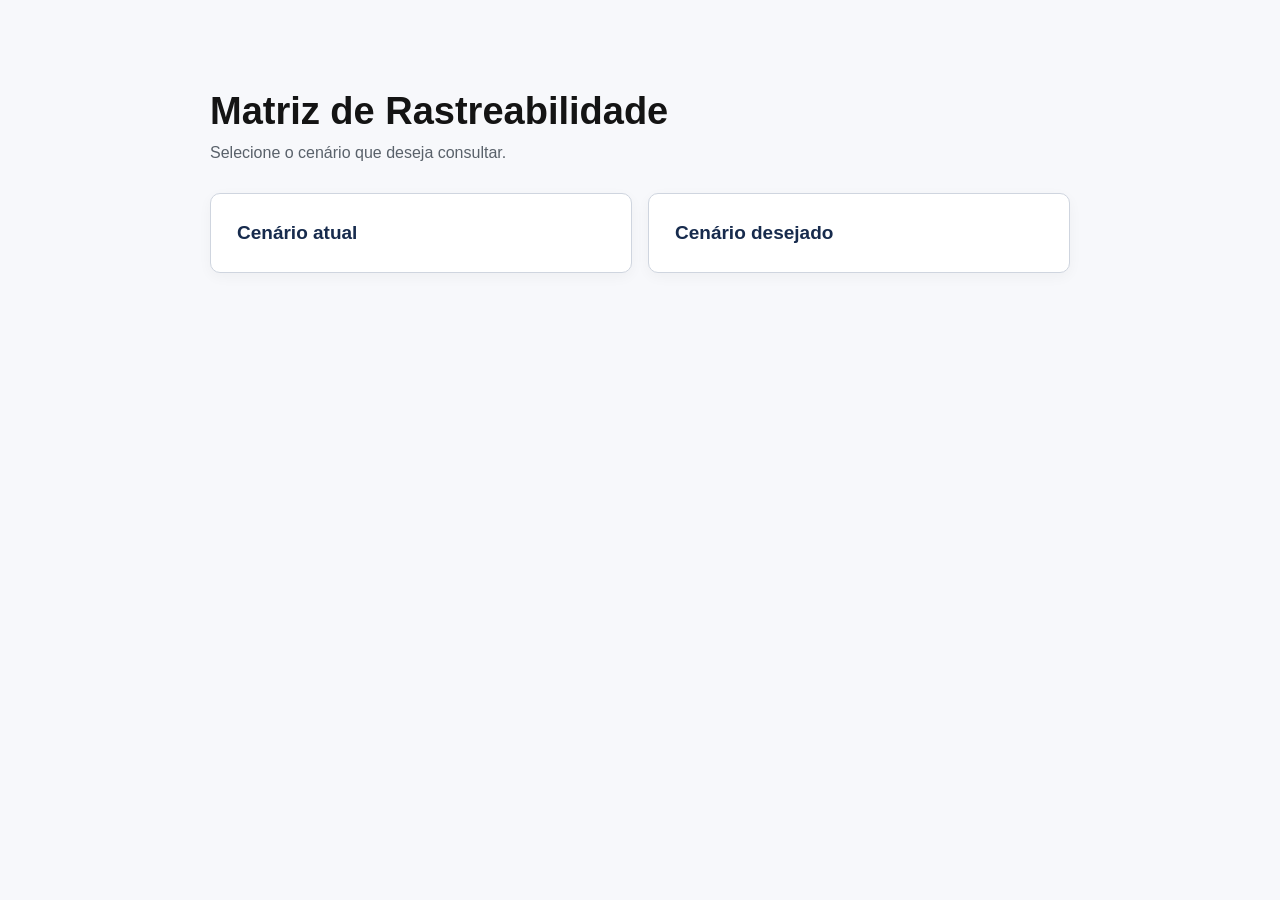
<file: index.html>
<!doctype html>
<html lang="pt-BR">
<head>
  <meta charset="utf-8">
  <meta name="viewport" content="width=device-width, initial-scale=1">
  <title>Matriz de Rastreabilidade</title>
  <style>
    * { box-sizing: border-box; }
    body {
      margin: 0;
      min-height: 100vh;
      display: grid;
      justify-items: center;
      align-items: start;
      padding: clamp(56px, 10vh, 110px) 24px 24px;
      color: #202124;
      background: #f7f8fb;
      font-family: Arial, Helvetica, sans-serif;
    }
    main { width: min(860px, 100%); }
    h1 { margin: 0 0 8px; color: #141414; font-size: clamp(26px, 5vw, 38px); }
    p { margin: 0 0 28px; color: #59616a; line-height: 1.5; }
    nav { display: grid; grid-template-columns: repeat(2, minmax(0, 1fr)); gap: 16px; }
    a {
      display: block;
      padding: 28px 26px;
      border: 1px solid #cfd5df;
      border-radius: 10px;
      color: #172b4d;
      background: #fff;
      text-decoration: none;
      box-shadow: 0 4px 14px #0000000a;
    }
    a:hover { border-color: #315da8; box-shadow: 0 6px 18px #00000012; }
    a:focus-visible { outline: 3px solid #315da8; outline-offset: 3px; }
    strong { display: block; font-size: 19px; }
    @media (max-width: 600px) { nav { grid-template-columns: 1fr; } }
  </style>
</head>
<body>
  <main>
    <h1>Matriz de Rastreabilidade</h1>
    <p>Selecione o cenário que deseja consultar.</p>
    <nav aria-label="Cenários de rastreabilidade">
      <a href="cenario-atual/">
        <strong>Cenário atual</strong>
      </a>
      <a href="cenario-desejado/">
        <strong>Cenário desejado</strong>
      </a>
    </nav>
  </main>
</body>
</html>
</file>
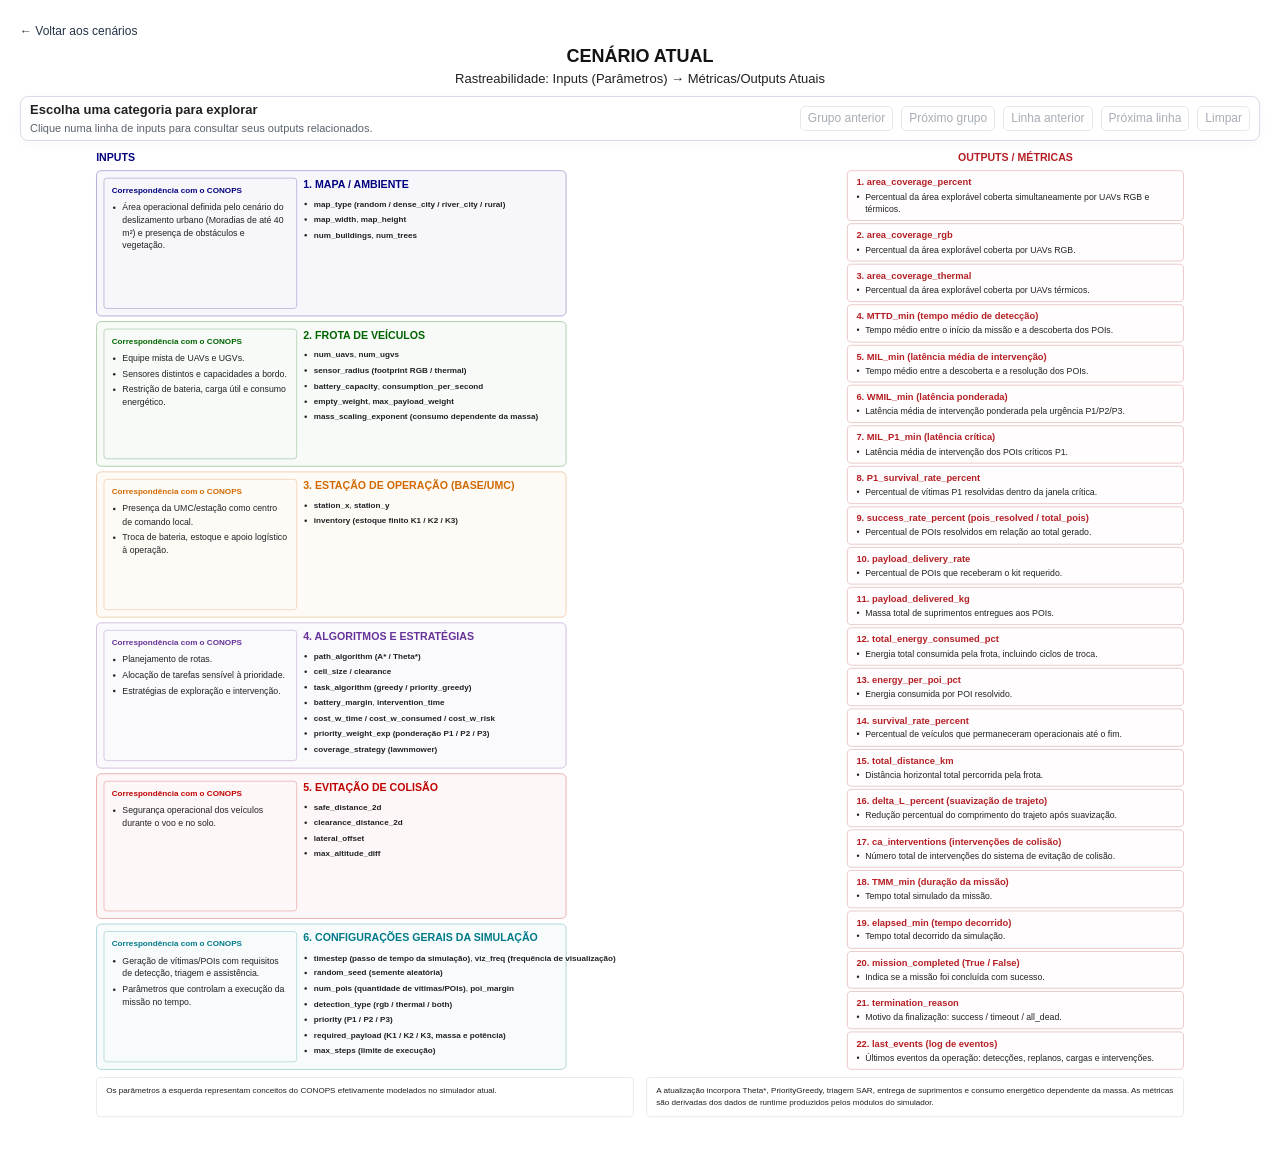
<file: cenario-atual/index.html>
<!doctype html>
<html lang="pt-BR">
<head>
  <meta charset="utf-8">
  <meta name="viewport" content="width=device-width, initial-scale=1">
  <title>Rastreabilidade</title>
  <link rel="stylesheet" href="styles.css">
  <script defer src="data.js"></script>
  <script defer src="app.js"></script>
</head>
<body>
  <a class="back-link" href="../">&larr; Voltar aos cen&aacute;rios</a>
  <main id="diagram"></main>
  <p id="model-status" role="status">Carregando diagrama…</p>
  <noscript>Ative o JavaScript no navegador para visualizar o diagrama.</noscript>
</body>
</html>
</file>
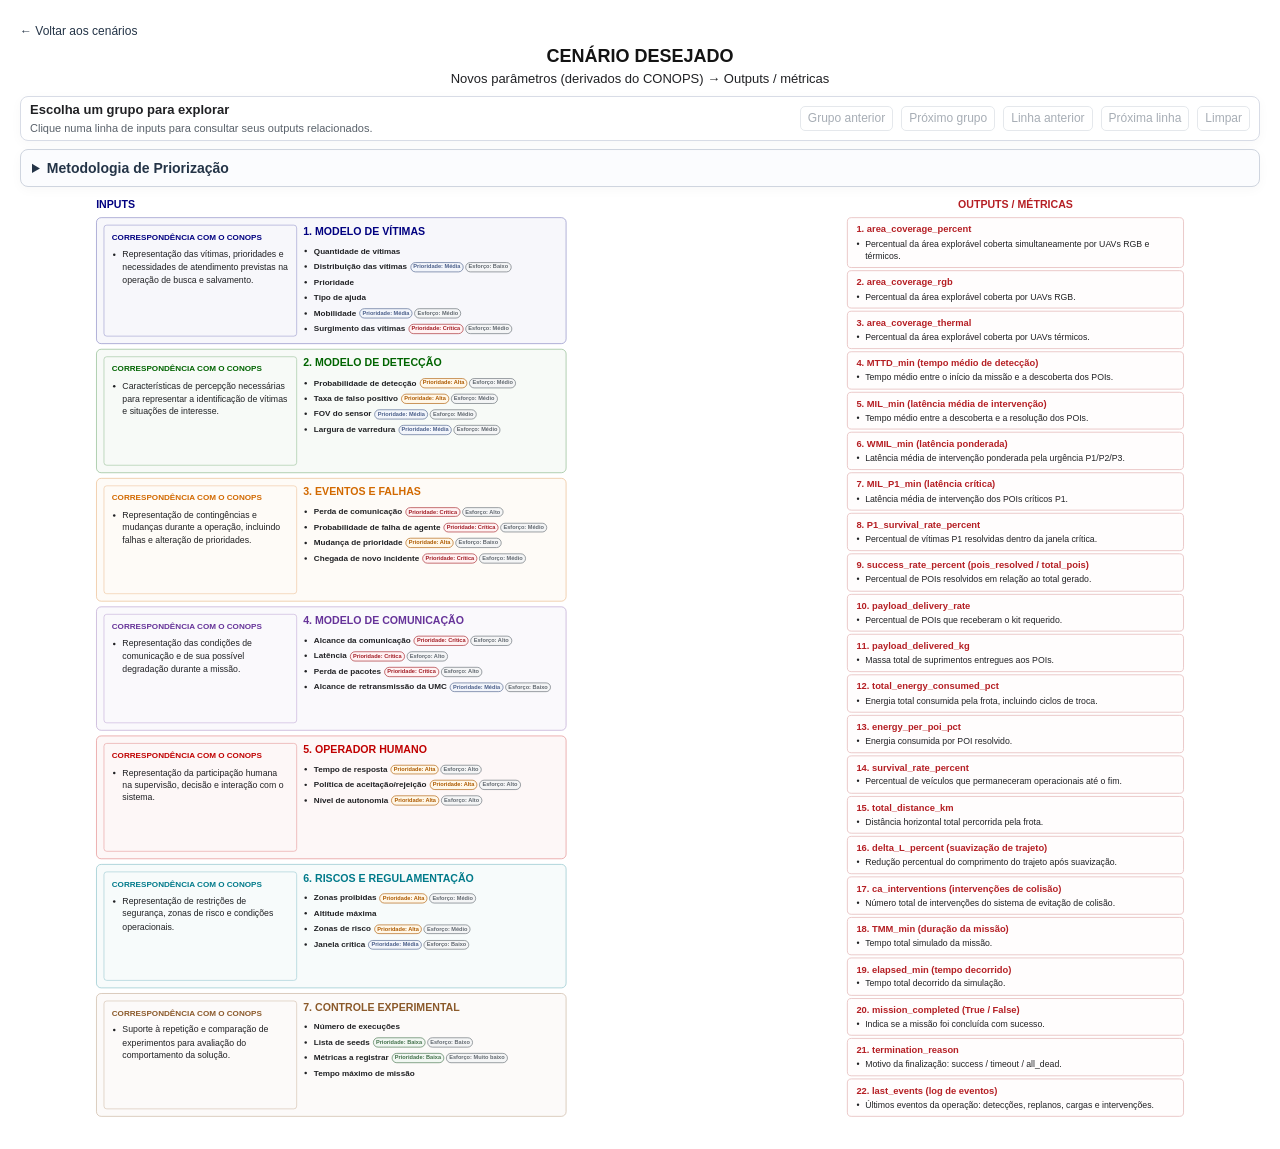
<file: cenario-desejado/index.html>
<!doctype html>
<html lang="pt-BR">
<head>
  <meta charset="utf-8">
  <meta name="viewport" content="width=device-width, initial-scale=1">
  <title>Rastreabilidade</title>
  <link rel="stylesheet" href="styles.css?v=20261124-esforco">
  <script defer src="data.js?v=20261124-esforco"></script>
  <script defer src="app.js?v=20261124-esforco"></script>
</head>
<body>
  <a class="back-link" href="../">&larr; Voltar aos cen&aacute;rios</a>
  <main id="diagram"></main>
  <p id="model-status" role="status">Carregando diagrama…</p>
  <noscript>Ative o JavaScript no navegador para visualizar o diagrama.</noscript>
</body>
</html>
</file>
<file: cenario-atual/styles.css>
* { box-sizing: border-box; }
body {
  margin: 0;
  padding: 20px;
  background: #fff;
  color: #202124;
  font-family: Arial, Helvetica, sans-serif;
  font-size: 14px;
  line-height: 1.45;
}
.back-link {
  display: inline-block;
  margin-bottom: 6px;
  color: #243447;
  font-size: 12px;
  text-decoration: none;
}
.back-link:hover { text-decoration: underline; }
.back-link:focus-visible { outline: 2px solid #243447; outline-offset: 2px; }
.diagram-header { text-align: center; margin-bottom: 8px; }
.diagram-header h1 { margin: 0 0 3px; font-size: 18px; line-height: 1.2; color: #141414; }
.diagram-subtitle { margin: 0; font-size: 13px; line-height: 1.3; }
.diagram-scroll { overflow: hidden; padding: 2px 2px 12px; }

.diagram-grid {
  display: grid;
  position: relative;
  transform-origin: top left;

  --outputs-width: clamp(540px, calc((100vw - 44px) / 2.42), 785.124px);
  grid-template-columns: 754px minmax(450px, 1fr) var(--outputs-width);
  min-width: calc(754px + 450px + var(--outputs-width));
  max-width: 2100px;
  margin-inline: auto;
  align-items: stretch;
}
.column-title { font-size: 17px; margin: 0 0 9px; line-height: 1.3; }
.inputs-column > .column-title { color: #000080; }
.outputs-column > .column-title { color: #b51f24; text-align: center; }
.inputs-column, .outputs-column { display: flex; flex-direction: column; }
.categories, .outputs-list { display: flex; flex-direction: column; flex: 1; gap: 8px; }
.category {
  display: grid;
  grid-template-columns: 310px 410px;
  gap: 10px;
  padding: 11px;
  border: 1px solid var(--category-color);
  border-color: color-mix(in srgb, var(--category-color) 48%, white);
  border-radius: 8px;
  background: color-mix(in srgb, var(--category-color) 3%, white);
  flex: 1;
}
.conops {
  padding: 10px 12px;
  border: 1px solid var(--category-color);
  border-color: color-mix(in srgb, var(--category-color) 38%, white);
  border-radius: 5px;
}
.conops h3 { margin: 0 0 7px; font-size: 13px; color: var(--category-color); }
.conops ul, .input-list { margin: 0; padding-left: 17px; }
.conops li + li { margin-top: 5px; }
.category h2 { color: var(--category-color); font-size: 17px; margin: 0 0 9px; line-height: 1.25; }
.input-list li { padding: 3px 0; white-space: nowrap; font-size: 13px; }
.input-label { font-weight: 600; }
.outputs-list { list-style: none; padding: 0; margin: 0; gap: 4px; }
.output {
  border: 1px solid #dfaaaa;
  border-radius: 7px;
  padding: 8px 14px;
  background: #fffdfd;
  flex: 1;
}
.output h3 { margin: 0 0 3px; color: #b51f24; font-size: 15px; line-height: 1.3; overflow-wrap: anywhere; }
.output p { margin: 0; padding-left: 14px; position: relative; }
.output p::before { content: "•"; position: absolute; left: 0; }
.reference-notes { grid-column: 1 / -1; margin-top: 12px; display: grid; grid-template-columns: 1fr 1fr; gap: 20px; }
.reference-notes p { margin: 0; padding: 12px 15px; border: 1px solid #d8dce6; border-radius: 7px; font-size: 13px; }
#model-status { max-width: 1900px; margin: 8px auto; color: #a21d25; }
#model-status:empty { display: none; }
@media (max-width: 700px) {
  body { padding: 12px; }
  .diagram-header { text-align: left; }
}


.connections {
  position: absolute;
  inset: 0;
  width: 100%;
  height: 100%;
  pointer-events: none;
  overflow: visible;
}
.connection {
  vector-effect: non-scaling-stroke;
}

.category.is-selected {
  box-shadow: inset 0 0 0 2px var(--category-color);
}
.output.is-related {
  box-shadow: inset 0 0 0 2px var(--selection-color);
  background: color-mix(in srgb, var(--selection-color) 7%, white);
}


.category, .input-row, .input-block > h2 { cursor: pointer; }
.input-row.is-focused {
  background: color-mix(in srgb, var(--category-color) 12%, white);
  box-shadow: inset 3px 0 var(--category-color);
  margin-left: -7px;
  padding-left: 7px;
}
.input-row:focus-visible, .input-block > h2:focus-visible {
  outline: 2px solid var(--category-color); outline-offset: 2px;
}
.connection-unit { visibility: hidden; opacity: 0; }
.route-halo, .route-stem, .route-branch { fill: none; stroke-linejoin: miter; }
.route-halo { stroke: white; stroke-width: 7; }
.route-stem, .route-branch { stroke: var(--route-color); stroke-width: 2.2; }
.route-origin { fill: var(--route-color); stroke: white; stroke-width: 1.5; }
.connection-unit.is-focused .route-stem,
.connection-unit.is-focused .route-branch { stroke-width: 3; }

.connection-unit.is-selected.is-focused { visibility: visible; opacity: 1; }
.has-selection .output:not(.is-related) { opacity: .45; }
.relation-reader {
  position: sticky; top: 0; z-index: 5; background: #fff;
  border: 1px solid #d8dce6; border-radius: 8px;
  padding: 5px 9px; margin: 0 0 8px;
  display: flex; flex-wrap: wrap; justify-content: space-between; align-items: center; gap: 10px;
  line-height: 1.3;
  box-shadow: 0 3px 12px #00000008;
}
.relation-reader strong, .relation-reader span { display: block; }
.relation-reader strong { font-size: 13px; overflow-wrap: anywhere; }
.relation-reader span { font-size: 11px; color: #59616a; margin-top: 2px; }
.relation-reader > .reader-controls {
  display: flex;
  flex-wrap: wrap;
  gap: 8px;
  flex-shrink: 0;
}
.relation-reader button {
  font: inherit; font-size: 12px; padding: 4px 7px; border: 1px solid #bdc6d0;
  border-radius: 5px; background: white; color: #243447; cursor: pointer;
}
.relation-reader button:disabled { opacity: .4; cursor: default; }
.relation-reader button:focus-visible { outline: 2px solid #243447; outline-offset: 2px; }
.related-output-names {
  display: flex; flex-wrap: wrap; gap: 2px 18px;
  margin: 3px 0 0; padding-left: 18px;
  font-size: 11px; max-height: 100px; overflow-y: auto;
}
.related-output-names[hidden] { display: none; }
.related-output-names li { flex: 0 0 auto; white-space: nowrap; overflow-wrap: normal; }
.relation-reader > div:first-child { min-width: 0; flex: 1; }
.navigation-group { display: flex; gap: 8px; flex-wrap: wrap; }
</file>
<file: cenario-desejado/styles.css>
* { box-sizing: border-box; }
body {
  margin: 0;
  padding: 20px;
  background: #fff;
  color: #202124;
  font-family: Arial, Helvetica, sans-serif;
  font-size: 14px;
  line-height: 1.45;
}
.back-link {
  display: inline-block;
  margin-bottom: 6px;
  color: #243447;
  font-size: 12px;
  text-decoration: none;
}
.back-link:hover { text-decoration: underline; }
.back-link:focus-visible { outline: 2px solid #243447; outline-offset: 2px; }
.diagram-header { text-align: center; margin-bottom: 8px; }
.diagram-header h1 { margin: 0 0 3px; font-size: 18px; line-height: 1.2; color: #141414; }
.diagram-subtitle { margin: 0; font-size: 13px; line-height: 1.3; }
.diagram-scroll { overflow: hidden; padding: 2px 2px 12px; }

.diagram-grid {
  display: grid;
  position: relative;
  transform-origin: top left;
  
  --outputs-width: clamp(540px, calc((100vw - 44px) / 2.42), 785.124px);
  grid-template-columns: 754px minmax(450px, 1fr) var(--outputs-width);
  min-width: calc(754px + 450px + var(--outputs-width));
  max-width: 2100px;
  margin-inline: auto;
  align-items: stretch;
}
.column-title { font-size: 17px; margin: 0 0 9px; line-height: 1.3; }
.inputs-column > .column-title { color: #000080; }
.outputs-column > .column-title { color: #b51f24; text-align: center; }
.inputs-column, .outputs-column { display: flex; flex-direction: column; }
.categories, .outputs-list { display: flex; flex-direction: column; flex: 1; gap: 8px; }
.category {
  display: grid;
  grid-template-columns: 310px 410px;
  gap: 10px;
  padding: 11px;
  border: 1px solid var(--category-color);
  border-color: color-mix(in srgb, var(--category-color) 48%, white);
  border-radius: 8px;
  background: color-mix(in srgb, var(--category-color) 3%, white);
  flex: 1;
}
.conops {
  padding: 10px 12px;
  border: 1px solid var(--category-color);
  border-color: color-mix(in srgb, var(--category-color) 38%, white);
  border-radius: 5px;
}
.conops h3 { margin: 0 0 7px; font-size: 13px; color: var(--category-color); }
.conops ul, .input-list { margin: 0; padding-left: 17px; }
.conops li + li { margin-top: 5px; }
.category h2 { color: var(--category-color); font-size: 17px; margin: 0 0 9px; line-height: 1.25; }
.input-list li { padding: 3px 0; font-size: 13px; }
.input-label { font-weight: 600; }
.input-priority-badges {
  display: inline-flex;
  flex-wrap: wrap;
  gap: 3px;
  margin-left: 5px;
  vertical-align: middle;
}
.priority-badge, .effort-badge {
  display: inline-block;
  padding: 1px 4px;
  border: 1px solid currentColor;
  border-radius: 999px;
  font-size: 9px;
  line-height: 1.3;
  white-space: nowrap;
}
.priority-badge { font-weight: 700; }
.priority-badge.priority-crítica { color: #a21d25; background: #fff2f3; }
.priority-badge.priority-alta { color: #ad5a00; background: #fff7e8; }
.priority-badge.priority-média { color: #4b5f8a; background: #f2f5fb; }
.priority-badge.priority-baixa { color: #42704a; background: #f1f7f2; }
.effort-badge { color: #626970; background: #f4f5f6; font-weight: 600; }
.outputs-list { list-style: none; padding: 0; margin: 0; gap: 4px; }
.output {
  border: 1px solid #dfaaaa;
  border-radius: 7px;
  padding: 8px 14px;
  background: #fffdfd;
  flex: 1;
}
.output h3 { margin: 0 0 3px; color: #b51f24; font-size: 15px; line-height: 1.3; overflow-wrap: anywhere; }
.output p { margin: 0; padding-left: 14px; position: relative; }
.output p::before { content: "•"; position: absolute; left: 0; }
.reference-notes { grid-column: 1 / -1; margin-top: 12px; display: grid; grid-template-columns: 1fr 1fr; gap: 20px; }
.reference-notes p { margin: 0; padding: 12px 15px; border: 1px solid #d8dce6; border-radius: 7px; font-size: 13px; }
#model-status { max-width: 1900px; margin: 8px auto; color: #a21d25; }
#model-status:empty { display: none; }
.methodology-panel {
  max-width: 1900px;
  margin: 0 auto 9px;
  border: 1px solid #cfd5df;
  border-radius: 8px;
  background: #fbfcfe;
  box-shadow: 0 3px 12px #00000008;
}
.methodology-panel > summary {
  padding: 8px 11px;
  color: #243447;
  font-weight: 700;
  cursor: pointer;
}
.methodology-panel > summary:focus-visible {
  outline: 2px solid #243447;
  outline-offset: 2px;
}
.methodology-body { padding: 0 11px 9px; font-size: 11px; }
.methodology-body p { margin: 5px 0; }
.methodology-body .formula {
  display: inline-block;
  padding: 4px 7px;
  border-radius: 4px;
  background: #eef2f7;
  font-weight: 700;
}
.methodology-disclaimer, .validation-note { color: #7a4c00; }
.methodology-references { margin: 5px 0 0; padding-left: 22px; }
.methodology-references li + li { margin-top: 4px; }
.inline-assessment { margin-top: 5px; }
.inline-assessment[hidden] { display: none; }
.inline-priority {
  --priority-color: #4b5f8a;
  border-left: 3px solid var(--priority-color);
  padding-left: 7px;
  font-size: 11px;
}
.inline-priority.priority-crítica { --priority-color: #a21d25; }
.inline-priority.priority-alta { --priority-color: #ad5a00; }
.inline-priority.priority-média { --priority-color: #4b5f8a; }
.inline-priority.priority-baixa { --priority-color: #42704a; }
.inline-priority-summary { color: var(--priority-color); font-weight: 700; }
.inline-priority p { margin: 3px 0; }
.priority-criteria {
  display: flex;
  flex-wrap: wrap;
  gap: 2px 14px;
  color: #3f4852;
  font-size: 10px;
  font-weight: 700;
}
@media (max-width: 700px) {
  body { padding: 12px; }
  .diagram-header { text-align: left; }
}

.connections {
  position: absolute;
  inset: 0;
  width: 100%;
  height: 100%;
  pointer-events: none;
  overflow: visible;
}
.connection {
  vector-effect: non-scaling-stroke;
}

.category.is-selected {
  box-shadow: inset 0 0 0 2px var(--category-color);
}
.output.is-related {
  box-shadow: inset 0 0 0 2px var(--selection-color);
  background: color-mix(in srgb, var(--selection-color) 7%, white);
}

.category, .input-row, .input-block > h2 { cursor: pointer; }
.input-row.is-focused {
  background: color-mix(in srgb, var(--category-color) 12%, white);
  box-shadow: inset 3px 0 var(--category-color);
  margin-left: -7px;
  padding-left: 7px;
}
.input-row:focus-visible, .input-block > h2:focus-visible {
  outline: 2px solid var(--category-color); outline-offset: 2px;
}
.connection-unit { visibility: hidden; opacity: 0; }
.route-halo, .route-stem, .route-branch { fill: none; stroke-linejoin: miter; }
.route-halo { stroke: white; stroke-width: 7; }
.route-stem, .route-branch { stroke: var(--route-color); stroke-width: 2.2; }
.route-origin { fill: var(--route-color); stroke: white; stroke-width: 1.5; }
.connection-unit.is-focused .route-stem,
.connection-unit.is-focused .route-branch { stroke-width: 3; }
.connection-unit.is-selected.is-focused { visibility: visible; opacity: 1; }
.has-selection .output:not(.is-related) { opacity: .45; }
.relation-reader {
  position: sticky; top: 0; z-index: 5; background: #fff;
  border: 1px solid #d8dce6; border-radius: 8px;
  padding: 5px 9px; margin: 0 0 8px;
  display: flex; flex-wrap: wrap; justify-content: space-between; align-items: center; gap: 10px;
  line-height: 1.3;
  box-shadow: 0 3px 12px #00000008;
}
.relation-reader strong, .relation-reader span { display: block; }
.relation-reader strong { font-size: 13px; overflow-wrap: anywhere; }
.relation-reader span { font-size: 11px; color: #59616a; margin-top: 2px; }
.relation-reader > .reader-controls {
  display: flex;
  flex-wrap: wrap;
  gap: 8px;
  flex-shrink: 0;
}
.relation-reader button {
  font: inherit; font-size: 12px; padding: 4px 7px; border: 1px solid #bdc6d0;
  border-radius: 5px; background: white; color: #243447; cursor: pointer;
}
.relation-reader button:disabled { opacity: .4; cursor: default; }
.relation-reader button:focus-visible { outline: 2px solid #243447; outline-offset: 2px; }
.related-output-names {
  display: flex; flex-wrap: wrap; gap: 2px 18px;
  margin: 3px 0 0; padding-left: 18px;
  font-size: 11px; max-height: 100px; overflow-y: auto;
}
.related-output-names[hidden] { display: none; }
.related-output-names li { flex: 0 0 auto; white-space: nowrap; overflow-wrap: normal; }
.relation-reader > div:first-child { min-width: 0; flex: 1; }
.navigation-group { display: flex; gap: 8px; flex-wrap: wrap; }
</file>
